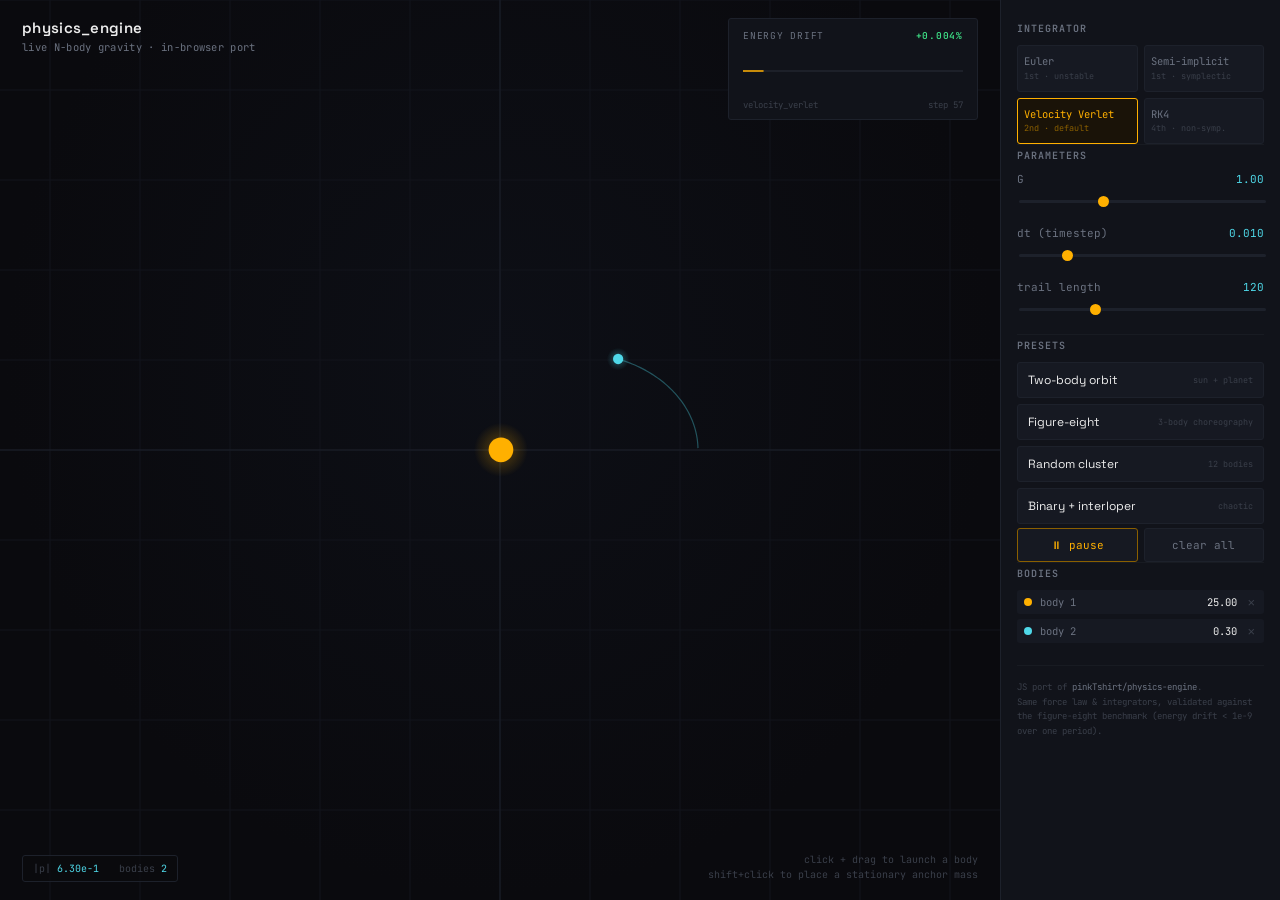
<file: physics-site/site/index.html>
<!DOCTYPE html>
<html lang="en">
<head>
<meta charset="UTF-8">
<meta name="viewport" content="width=device-width, initial-scale=1.0">
<title>physics_engine — live N-body sandbox</title>
<link rel="preconnect" href="https://fonts.googleapis.com">
<link href="https://fonts.googleapis.com/css2?family=Space+Grotesk:wght@400;500;600;700&family=JetBrains+Mono:wght@400;500;600&display=swap" rel="stylesheet">
<style>
  :root {
    --bg: #0a0a0e;
    --panel: #11131a;
    --panel-edge: #1d212b;
    --amber: #ffb000;
    --amber-dim: #8a5f00;
    --cyan: #4fd8e8;
    --cyan-dim: #2a7680;
    --magenta: #ff5fa0;
    --text: #ededed;
    --text-dim: #6b7280;
    --text-faint: #3a3f4a;
    --grid-line: #181b22;
    --danger: #ff4d4d;
    --good: #3ddc84;
    --radius: 3px;
  }

  * { box-sizing: border-box; }

  html, body {
    margin: 0;
    padding: 0;
    background: var(--bg);
    color: var(--text);
    font-family: 'Space Grotesk', sans-serif;
    overflow: hidden;
    height: 100%;
    width: 100%;
  }

  .mono { font-family: 'JetBrains Mono', monospace; }

  #app {
    position: relative;
    width: 100vw;
    height: 100vh;
    display: flex;
  }

  /* ---------- Canvas (the hero) ---------- */
  #canvas-wrap {
    position: relative;
    flex: 1;
    min-width: 0;
  }

  #sim-canvas {
    display: block;
    width: 100%;
    height: 100%;
    background:
      radial-gradient(ellipse at 50% 40%, #0d0f16 0%, var(--bg) 70%);
    cursor: crosshair;
  }

  /* ---------- Top strip: title + readouts ---------- */
  #top-strip {
    position: absolute;
    top: 0;
    left: 0;
    right: 0;
    display: flex;
    align-items: flex-start;
    justify-content: space-between;
    padding: 18px 22px;
    pointer-events: none;
    z-index: 5;
  }

  #title-block {
    pointer-events: auto;
  }

  #title-block h1 {
    margin: 0;
    font-size: 15px;
    font-weight: 600;
    letter-spacing: 0.02em;
    color: var(--text);
  }

  #title-block .sub {
    margin-top: 3px;
    font-family: 'JetBrains Mono', monospace;
    font-size: 10.5px;
    color: var(--text-dim);
    letter-spacing: 0.03em;
  }

  /* ---------- Energy sparkline instrument ---------- */
  #scope {
    pointer-events: auto;
    background: var(--panel);
    border: 1px solid var(--panel-edge);
    border-radius: var(--radius);
    padding: 10px 14px 8px;
    min-width: 240px;
  }

  #scope .scope-label {
    font-family: 'JetBrains Mono', monospace;
    font-size: 9.5px;
    letter-spacing: 0.08em;
    color: var(--text-dim);
    display: flex;
    justify-content: space-between;
    margin-bottom: 6px;
  }

  #scope .scope-label .drift-value {
    color: var(--amber);
    font-weight: 600;
  }

  #scope .scope-label .drift-value.bad { color: var(--danger); }
  #scope .scope-label .drift-value.good { color: var(--good); }

  #energy-canvas {
    display: block;
    width: 220px;
    height: 46px;
  }

  #scope .scope-foot {
    margin-top: 5px;
    font-family: 'JetBrains Mono', monospace;
    font-size: 9px;
    color: var(--text-faint);
    display: flex;
    justify-content: space-between;
  }

  /* ---------- Bottom-left: momentum readout ---------- */
  #momentum-strip {
    position: absolute;
    bottom: 18px;
    left: 22px;
    z-index: 5;
    font-family: 'JetBrains Mono', monospace;
    font-size: 10px;
    color: var(--text-dim);
    background: rgba(10,10,14,0.7);
    padding: 6px 10px;
    border: 1px solid var(--panel-edge);
    border-radius: var(--radius);
    pointer-events: none;
  }

  #momentum-strip .label { color: var(--text-faint); margin-right: 6px; }
  #momentum-strip .val { color: var(--cyan); }

  /* ---------- Hint text ---------- */
  #hint {
    position: absolute;
    bottom: 18px;
    right: 22px;
    z-index: 5;
    font-family: 'JetBrains Mono', monospace;
    font-size: 10px;
    color: var(--text-faint);
    text-align: right;
    pointer-events: none;
    max-width: 280px;
    line-height: 1.5;
  }

  /* ---------- Side control rack ---------- */
  #rack {
    width: 280px;
    flex-shrink: 0;
    background: var(--panel);
    border-left: 1px solid var(--panel-edge);
    overflow-y: auto;
    padding: 18px 16px 24px;
    z-index: 6;
  }

  #rack h2 {
    font-size: 10px;
    letter-spacing: 0.1em;
    text-transform: uppercase;
    color: var(--text-dim);
    margin: 18px 0 10px;
    font-weight: 600;
    font-family: 'JetBrains Mono', monospace;
  }

  #rack h2:first-child { margin-top: 0; }

  .rack-section {
    border-top: 1px solid var(--grid-line);
    padding-top: 4px;
  }

  .rack-section:first-child {
    border-top: none;
  }

  /* Integrator buttons */
  .integrator-grid {
    display: grid;
    grid-template-columns: 1fr 1fr;
    gap: 6px;
  }

  .integ-btn {
    font-family: 'JetBrains Mono', monospace;
    font-size: 10.5px;
    background: #161922;
    border: 1px solid var(--panel-edge);
    color: var(--text-dim);
    border-radius: var(--radius);
    padding: 9px 6px;
    cursor: pointer;
    text-align: left;
    line-height: 1.3;
    transition: border-color 0.15s, color 0.15s;
  }

  .integ-btn:hover {
    border-color: var(--text-dim);
    color: var(--text);
  }

  .integ-btn.active {
    border-color: var(--amber);
    color: var(--amber);
    background: #1a1308;
  }

  .integ-btn .order-tag {
    display: block;
    font-size: 8.5px;
    color: var(--text-faint);
    margin-top: 2px;
  }

  .integ-btn.active .order-tag { color: var(--amber-dim); }

  /* Slider rows */
  .slider-row {
    margin-bottom: 12px;
  }

  .slider-row .row-label {
    display: flex;
    justify-content: space-between;
    font-size: 11px;
    color: var(--text-dim);
    margin-bottom: 5px;
    font-family: 'JetBrains Mono', monospace;
  }

  .slider-row .row-label .val { color: var(--cyan); }

  input[type=range] {
    width: 100%;
    -webkit-appearance: none;
    background: transparent;
    height: 16px;
  }

  input[type=range]::-webkit-slider-runnable-track {
    height: 3px;
    background: var(--panel-edge);
    border-radius: 2px;
  }

  input[type=range]::-webkit-slider-thumb {
    -webkit-appearance: none;
    width: 11px;
    height: 11px;
    margin-top: -4px;
    background: var(--amber);
    border-radius: 50%;
    cursor: pointer;
  }

  input[type=range]::-moz-range-track {
    height: 3px;
    background: var(--panel-edge);
    border-radius: 2px;
  }
  input[type=range]::-moz-range-thumb {
    width: 11px;
    height: 11px;
    background: var(--amber);
    border: none;
    border-radius: 50%;
    cursor: pointer;
  }

  /* Preset buttons */
  .preset-list {
    display: flex;
    flex-direction: column;
    gap: 6px;
  }

  .preset-btn {
    font-family: 'Space Grotesk', sans-serif;
    font-size: 12px;
    background: #161922;
    border: 1px solid var(--panel-edge);
    color: var(--text);
    border-radius: var(--radius);
    padding: 9px 10px;
    cursor: pointer;
    text-align: left;
    display: flex;
    justify-content: space-between;
    align-items: center;
    transition: border-color 0.15s, background 0.15s;
  }

  .preset-btn:hover {
    border-color: var(--cyan-dim);
    background: #131822;
  }

  .preset-btn .preset-tag {
    font-family: 'JetBrains Mono', monospace;
    font-size: 8.5px;
    color: var(--text-faint);
  }

  /* Action buttons */
  .action-row {
    display: grid;
    grid-template-columns: 1fr 1fr;
    gap: 6px;
    margin-top: 4px;
  }

  .action-btn {
    font-family: 'JetBrains Mono', monospace;
    font-size: 11px;
    padding: 9px 6px;
    border-radius: var(--radius);
    border: 1px solid var(--panel-edge);
    background: #161922;
    color: var(--text-dim);
    cursor: pointer;
    transition: all 0.15s;
  }

  .action-btn:hover { color: var(--text); border-color: var(--text-dim); }
  .action-btn.primary { color: var(--amber); border-color: var(--amber-dim); }
  .action-btn.primary:hover { border-color: var(--amber); background: #1a1308; }
  .action-btn.danger { color: var(--text-dim); }
  .action-btn.danger:hover { color: var(--danger); border-color: var(--danger); }

  /* Body inspector */
  #body-list {
    display: flex;
    flex-direction: column;
    gap: 5px;
    max-height: 160px;
    overflow-y: auto;
  }

  .body-row {
    display: flex;
    align-items: center;
    gap: 8px;
    font-family: 'JetBrains Mono', monospace;
    font-size: 10.5px;
    color: var(--text-dim);
    padding: 5px 7px;
    background: #161922;
    border-radius: var(--radius);
  }

  .body-row .swatch {
    width: 8px;
    height: 8px;
    border-radius: 50%;
    flex-shrink: 0;
  }

  .body-row .mass-val { color: var(--text); margin-left: auto; }

  .body-row .del-btn {
    background: none;
    border: none;
    color: var(--text-faint);
    cursor: pointer;
    font-size: 13px;
    padding: 0 2px;
    line-height: 1;
  }
  .body-row .del-btn:hover { color: var(--danger); }

  #empty-bodies {
    font-family: 'JetBrains Mono', monospace;
    font-size: 10.5px;
    color: var(--text-faint);
    padding: 8px 0;
  }

  footer.rack-foot {
    margin-top: 22px;
    padding-top: 14px;
    border-top: 1px solid var(--grid-line);
    font-family: 'JetBrains Mono', monospace;
    font-size: 9px;
    color: var(--text-faint);
    line-height: 1.6;
  }

  footer.rack-foot a { color: var(--text-dim); text-decoration: none; }
  footer.rack-foot a:hover { color: var(--cyan); }

  /* Mobile */
  @media (max-width: 760px) {
    #app { flex-direction: column; }
    #rack {
      width: 100%;
      height: 42vh;
      border-left: none;
      border-top: 1px solid var(--panel-edge);
      order: 2;
    }
    #canvas-wrap { order: 1; height: 58vh; }
    #top-strip { flex-direction: column; gap: 10px; }
    #scope { min-width: 0; width: calc(100vw - 44px); }
    #energy-canvas { width: 100%; }
    #hint { display: none; }
  }

  /* Reduced motion */
  @media (prefers-reduced-motion: reduce) {
    * { transition: none !important; }
  }

  /* Focus visibility */
  button:focus-visible, input:focus-visible {
    outline: 2px solid var(--cyan);
    outline-offset: 2px;
  }
</style>
</head>
<body>

<div id="app">
  <div id="canvas-wrap">
    <canvas id="sim-canvas"></canvas>

    <div id="top-strip">
      <div id="title-block">
        <h1>physics_engine</h1>
        <div class="sub">live N-body gravity &middot; in-browser port</div>
      </div>

      <div id="scope">
        <div class="scope-label">
          <span>ENERGY DRIFT</span>
          <span class="drift-value mono" id="drift-readout">0.00%</span>
        </div>
        <canvas id="energy-canvas" width="220" height="46"></canvas>
        <div class="scope-foot">
          <span id="integrator-readout">velocity_verlet</span>
          <span id="step-readout">step 0</span>
        </div>
      </div>
    </div>

    <div id="momentum-strip">
      <span class="label">|p|</span><span class="val mono" id="momentum-readout">0.000e+0</span>
      <span class="label" style="margin-left:14px;">bodies</span><span class="val mono" id="body-count">0</span>
    </div>

    <div id="hint">
      click + drag to launch a body<br>
      shift+click to place a stationary anchor mass
    </div>
  </div>

  <div id="rack">
    <div class="rack-section">
      <h2>Integrator</h2>
      <div class="integrator-grid" id="integrator-grid">
        <button class="integ-btn" data-integ="euler">Euler<span class="order-tag">1st · unstable</span></button>
        <button class="integ-btn" data-integ="semi_implicit_euler">Semi-implicit<span class="order-tag">1st · symplectic</span></button>
        <button class="integ-btn active" data-integ="velocity_verlet">Velocity Verlet<span class="order-tag">2nd · default</span></button>
        <button class="integ-btn" data-integ="rk4">RK4<span class="order-tag">4th · non-symp.</span></button>
      </div>
    </div>

    <div class="rack-section">
      <h2>Parameters</h2>
      <div class="slider-row">
        <div class="row-label"><span>G</span><span class="val mono" id="g-val">1.00</span></div>
        <input type="range" id="g-slider" min="0" max="3" step="0.05" value="1.0">
      </div>
      <div class="slider-row">
        <div class="row-label"><span>dt (timestep)</span><span class="val mono" id="dt-val">0.010</span></div>
        <input type="range" id="dt-slider" min="0.001" max="0.05" step="0.001" value="0.01">
      </div>
      <div class="slider-row">
        <div class="row-label"><span>trail length</span><span class="val mono" id="trail-val">120</span></div>
        <input type="range" id="trail-slider" min="0" max="400" step="10" value="120">
      </div>
    </div>

    <div class="rack-section">
      <h2>Presets</h2>
      <div class="preset-list">
        <button class="preset-btn" data-preset="two-body"><span>Two-body orbit</span><span class="preset-tag">sun + planet</span></button>
        <button class="preset-btn" data-preset="figure-eight"><span>Figure-eight</span><span class="preset-tag">3-body choreography</span></button>
        <button class="preset-btn" data-preset="cluster"><span>Random cluster</span><span class="preset-tag">12 bodies</span></button>
        <button class="preset-btn" data-preset="binary-chaos"><span>Binary + interloper</span><span class="preset-tag">chaotic</span></button>
      </div>
      <div class="action-row">
        <button class="action-btn primary" id="play-pause-btn">⏸ pause</button>
        <button class="action-btn danger" id="clear-btn">clear all</button>
      </div>
    </div>

    <div class="rack-section">
      <h2>Bodies</h2>
      <div id="body-list"></div>
      <div id="empty-bodies" style="display:none;">no bodies — pick a preset or click the canvas</div>
    </div>

    <footer class="rack-foot">
      JS port of <a href="https://github.com/pinkTshirt/physics-engine" target="_blank" rel="noopener">pinkTshirt/physics-engine</a>.<br>
      Same force law &amp; integrators, validated against the figure-eight benchmark (energy drift &lt; 1e-9 over one period).
    </footer>
  </div>
</div>

<script src="physics.js"></script>
<script src="app.js"></script>
</body>
</html>
</file>
